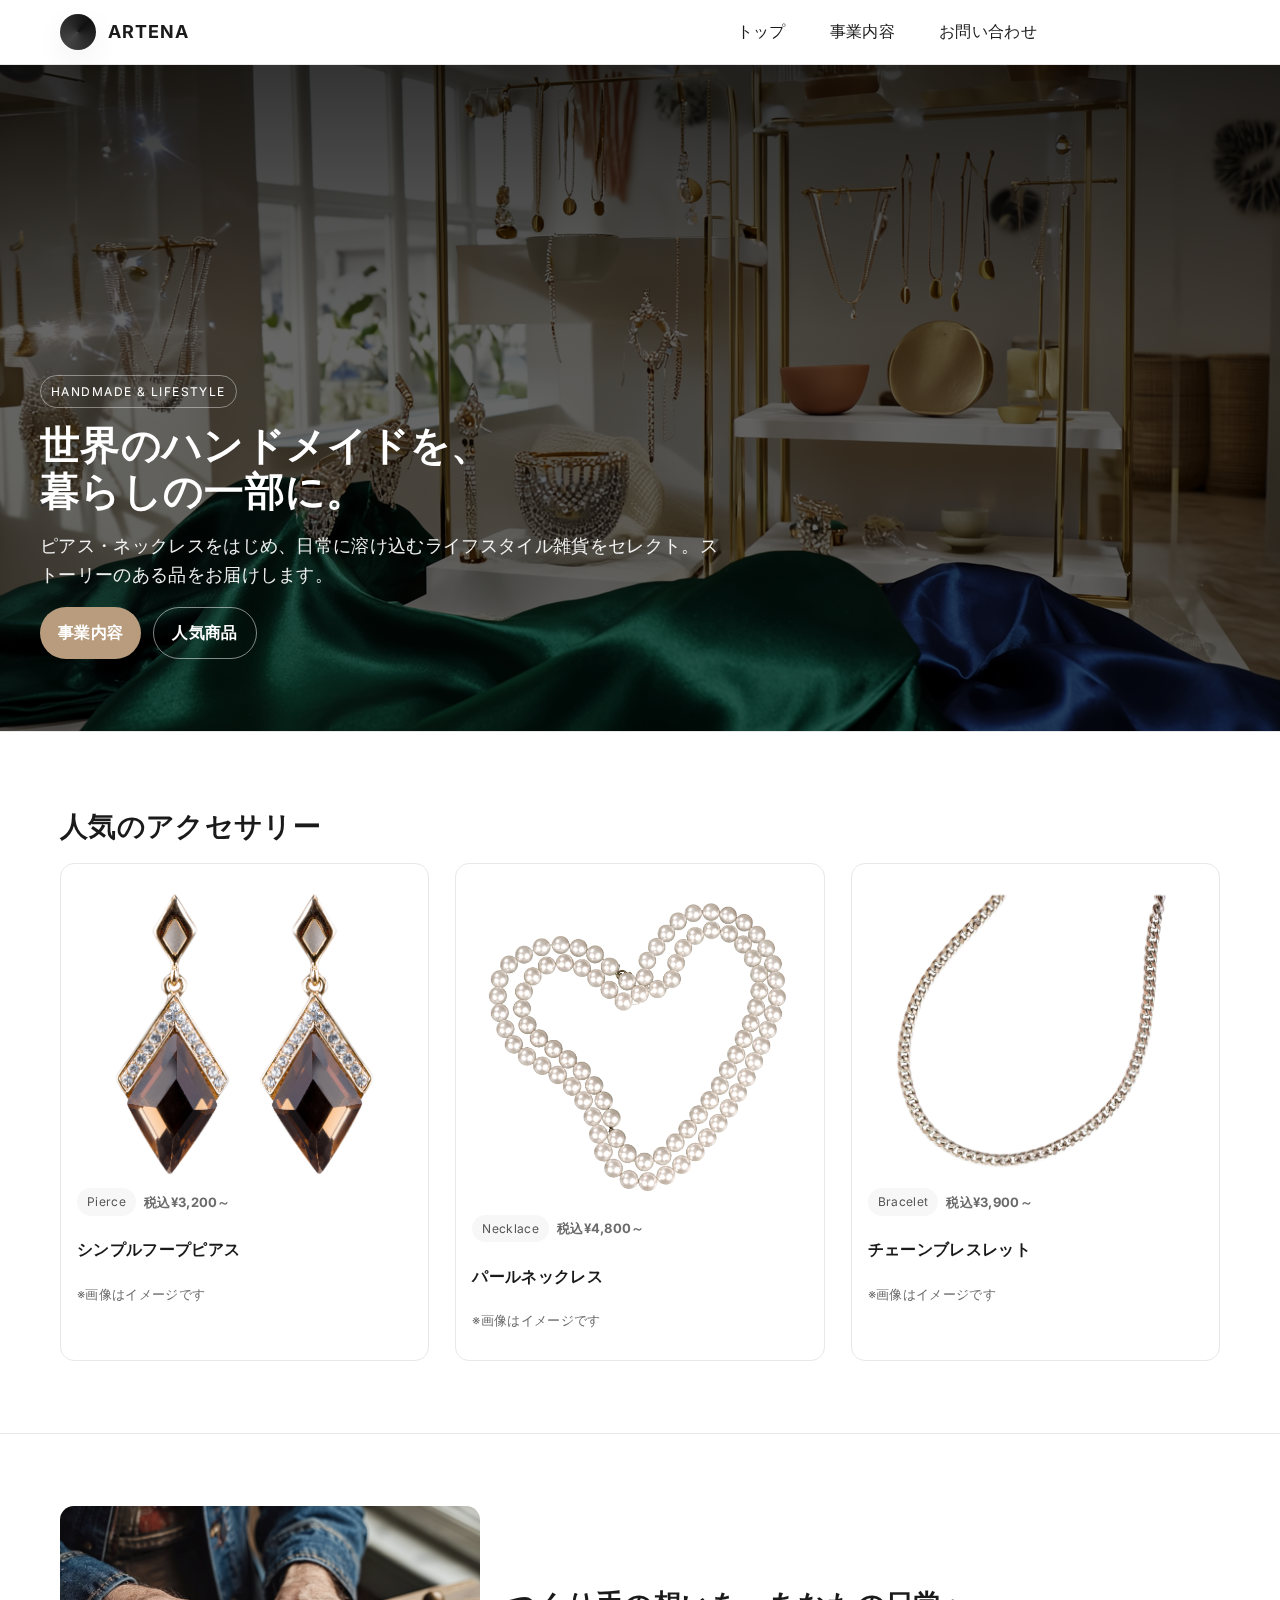
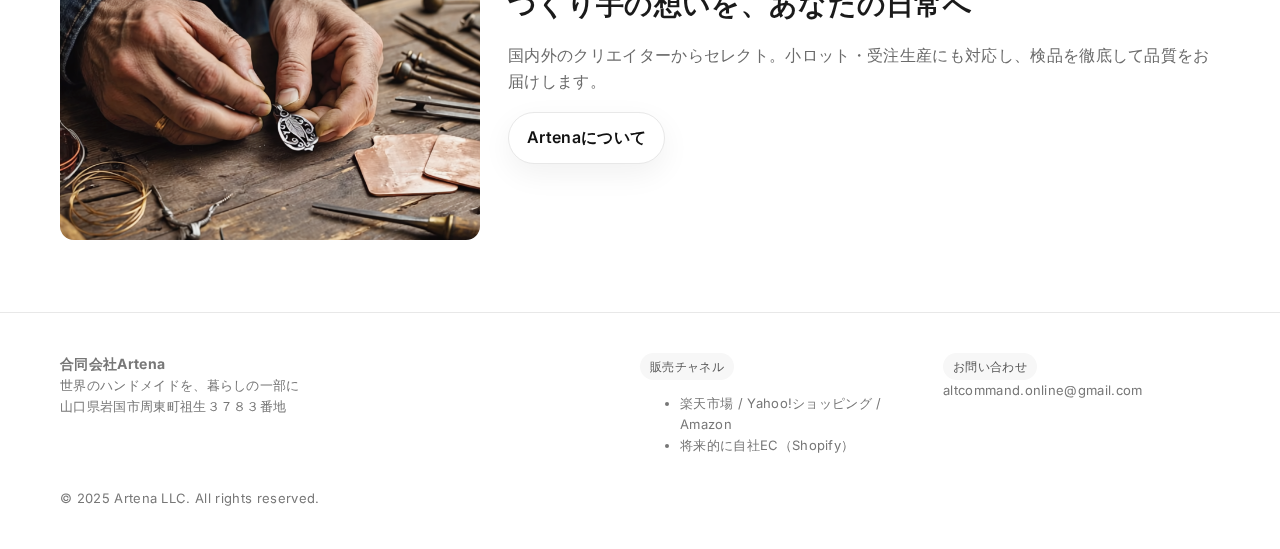
<file: index.html>
<!doctype html>
<html lang="ja">

<head>
	<meta charset="utf-8">
	<meta name="viewport" content="width=device-width, initial-scale=1">
	<title>Artena | 世界のハンドメイドを、暮らしの一部に</title>
	<link rel="preconnect" href="https://fonts.googleapis.com">
	<link rel="preconnect" href="https://fonts.gstatic.com" crossorigin>
	<link href="https://fonts.googleapis.com/css2?family=Inter:wght@400;600;800&display=swap" rel="stylesheet">
	<script>document.documentElement.classList.add('fx-enter');</script>
	<link rel="stylesheet" href="style.css">
	<meta name="description" content="国内外のハンドメイドアクセサリー・ライフスタイル雑貨をセレクト。Artena 公式サイト。">
	<!-- ▼ ファビコン設定 ▼ -->
	<link rel="icon" href="favicon.png" type="image/x-icon">
	<link rel="apple-touch-icon" href="assets/img/favicon.png">
</head>

<body data-hero="./assets/img/hero.png">
	<!-- Transition overlay -->
	<div id="page-fx" aria-hidden="true"></div>

	<header class="site-header">
		<div class="container header-bar">
			<a class="brand" href="index.html" aria-label="Artena Home">
				<span class="logo" aria-hidden="true"></span>
				<span class="brand-text">Artena</span>
			</a>

			<!-- モバイルメニュー（チェックボックス方式：JS不要） -->
			<input type="checkbox" id="nav-toggle" class="nav-toggle" aria-hidden="true">
			<label for="nav-toggle" class="hamburger" aria-label="メニューを開閉">
				<span></span><span></span><span></span>
			</label>

			<nav class="site-nav" aria-label="Main Navigation">
				<ul>
					<li><a href="index.html" class="nav-link">トップ</a></li>
					<li><a href="business.html" class="nav-link">事業内容</a></li>
					<li><a href="contact.html" class="nav-link">お問い合わせ</a></li>
				</ul>
			</nav>
		</div>
	</header>


	<section class="hero">
		<div class="inner container">
			<span class="kicker">Handmade & Lifestyle</span>
			<h2>世界のハンドメイドを、<br>暮らしの一部に。</h2>
			<p class="lead">ピアス・ネックレスをはじめ、日常に溶け込むライフスタイル雑貨をセレクト。ストーリーのある品をお届けします。</p>
			<div class="cta-row">
				<a class="btn primary" href="business.html">事業内容</a>
				<a class="btn ghost" href="#featured">人気商品</a>
			</div>
		</div>
	</section>

	<section id="featured" class="section">
		<div class="container">
			<h3>人気のアクセサリー</h3>
			
			<div class="grid cols-3">
				<article class="card">
					<img src="./assets/img/normalNeckless.png" alt="Product 1 placeholder">
					<div class="meta"><span class="badge">Pierce</span><span class="price">税込¥3,200～</span></div>
					<h4>シンプルフープピアス</h4>
					<p class="note">※画像はイメージです</p>
				</article>
				<article class="card">
					<img src="./assets/img/parlNeckless.png" alt="Product 2 placeholder">
					<div class="meta"><span class="badge">Necklace</span><span class="price">税込¥4,800～</span></div>
					<h4>パールネックレス</h4>
					<p class="note">※画像はイメージです</p>
				</article>
				<article class="card">
					<img src="./assets/img/chainNeckless.png" alt="Product 3 placeholder">
					<div class="meta"><span class="badge">Bracelet</span><span class="price">税込¥3,900～</span></div>
					<h4>チェーンブレスレット</h4>
					<p class="note">※画像はイメージです</p>
				</article>
			</div>
		</div>
	</section>

	<section class="section">
		<div class="container feature">
			<img src="./assets/img/srtifact.png" alt="アクセサリー カテゴリー画像">
			<div>
				<h3>つくり手の想いを、あなたの日常へ</h3>
				<p>国内外のクリエイターからセレクト。小ロット・受注生産にも対応し、検品を徹底して品質をお届けします。</p>
				<div class="cta-row">
					<a class="btn" href="business.html">Artenaについて</a>
				</div>
			</div>
		</div>
	</section>


	<footer class="footer">
		<div class="container cols">
			<div>
				<strong>合同会社Artena</strong>
				<div class="note">世界のハンドメイドを、暮らしの一部に</div>
				<div class="note">山口県岩国市周東町祖生３７８３番地</div>
			</div>
			<div>
				<div class="badge">販売チャネル</div>
				<ul class="note">
					<li>楽天市場 / Yahoo!ショッピング / Amazon</li>
					<li>将来的に自社EC（Shopify）</li>
				</ul>
			</div>
			<div>
				<div class="badge">お問い合わせ</div>
				<div class="note"><a href="mailto:info@example.com">altcommand.online@gmail.com</a></div>
			</div>
		</div>
		<div class="container" style="margin-top:20px">
			<div class="note">&copy; 2025 Artena LLC. All rights reserved.</div>
		</div>
	</footer>

	<script src="app.js"></script>
	<script src="transition.js"></script>

</body>

</html>
</file>
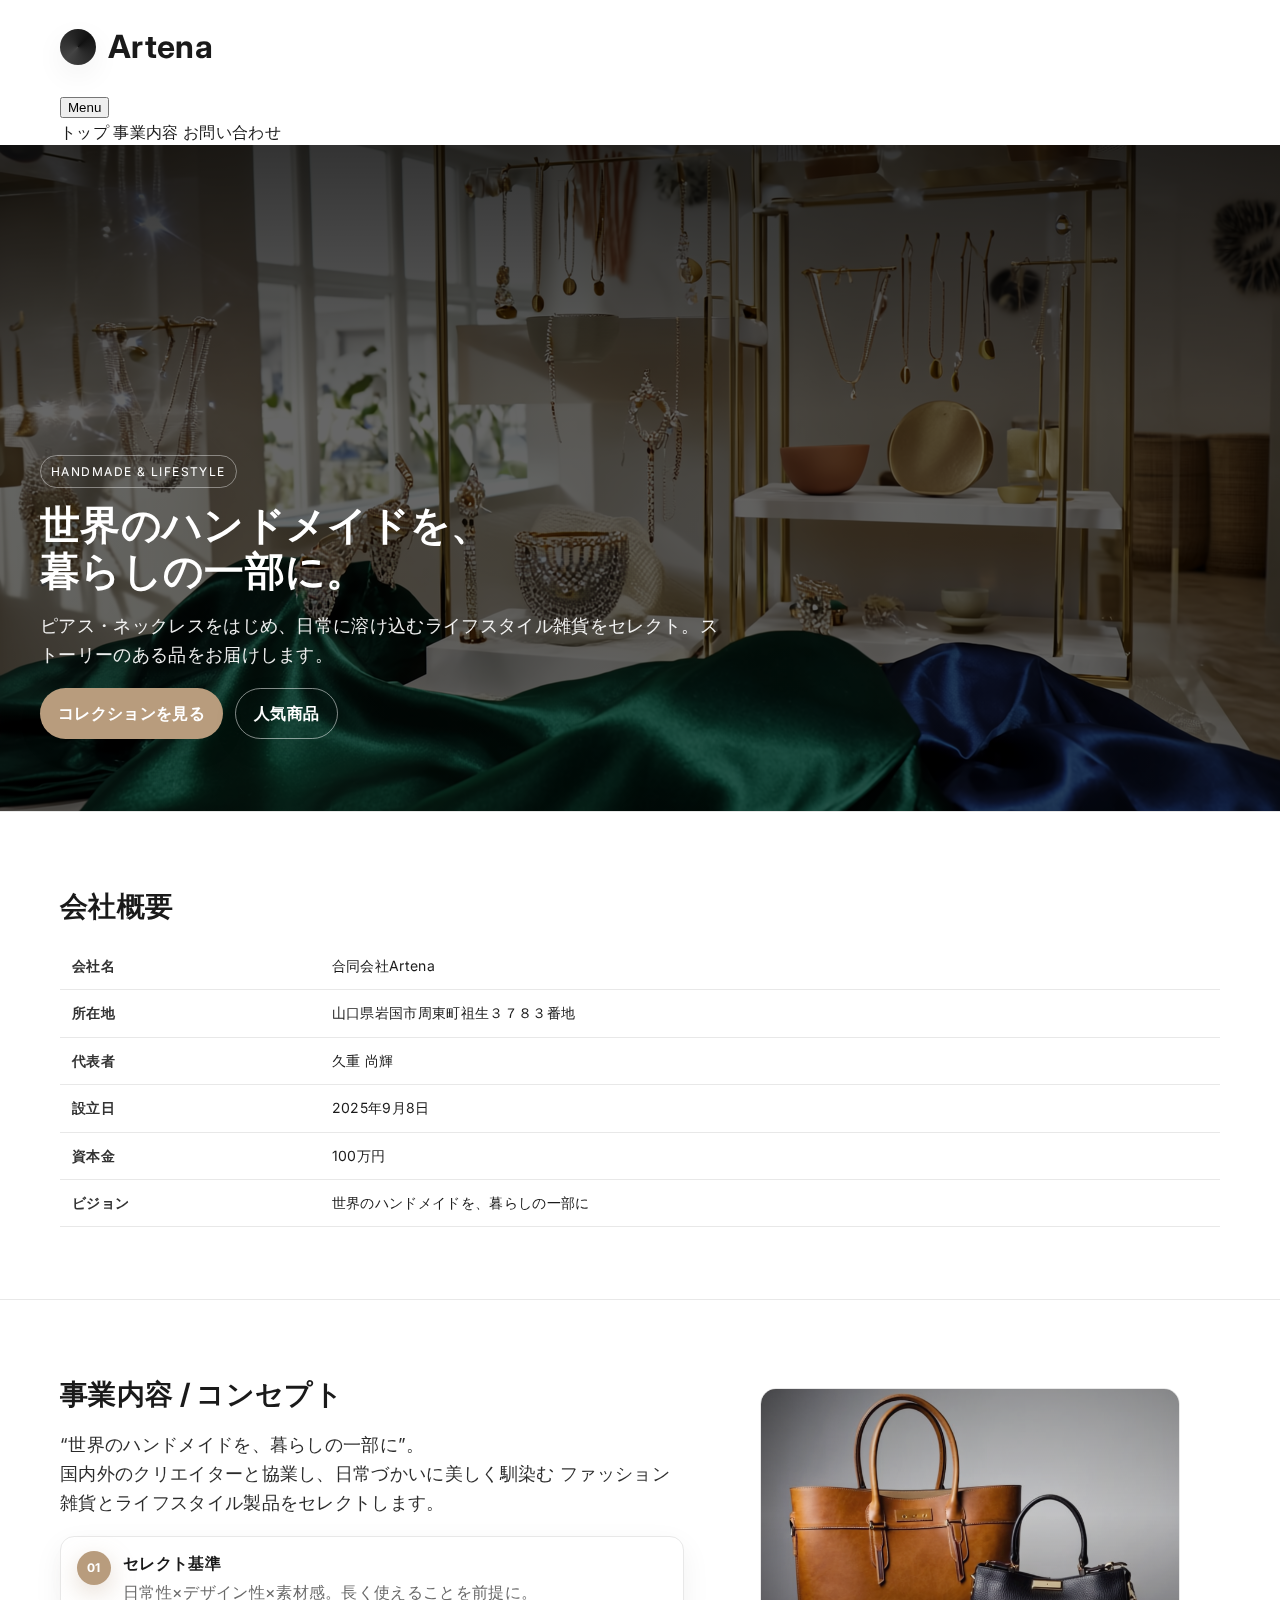
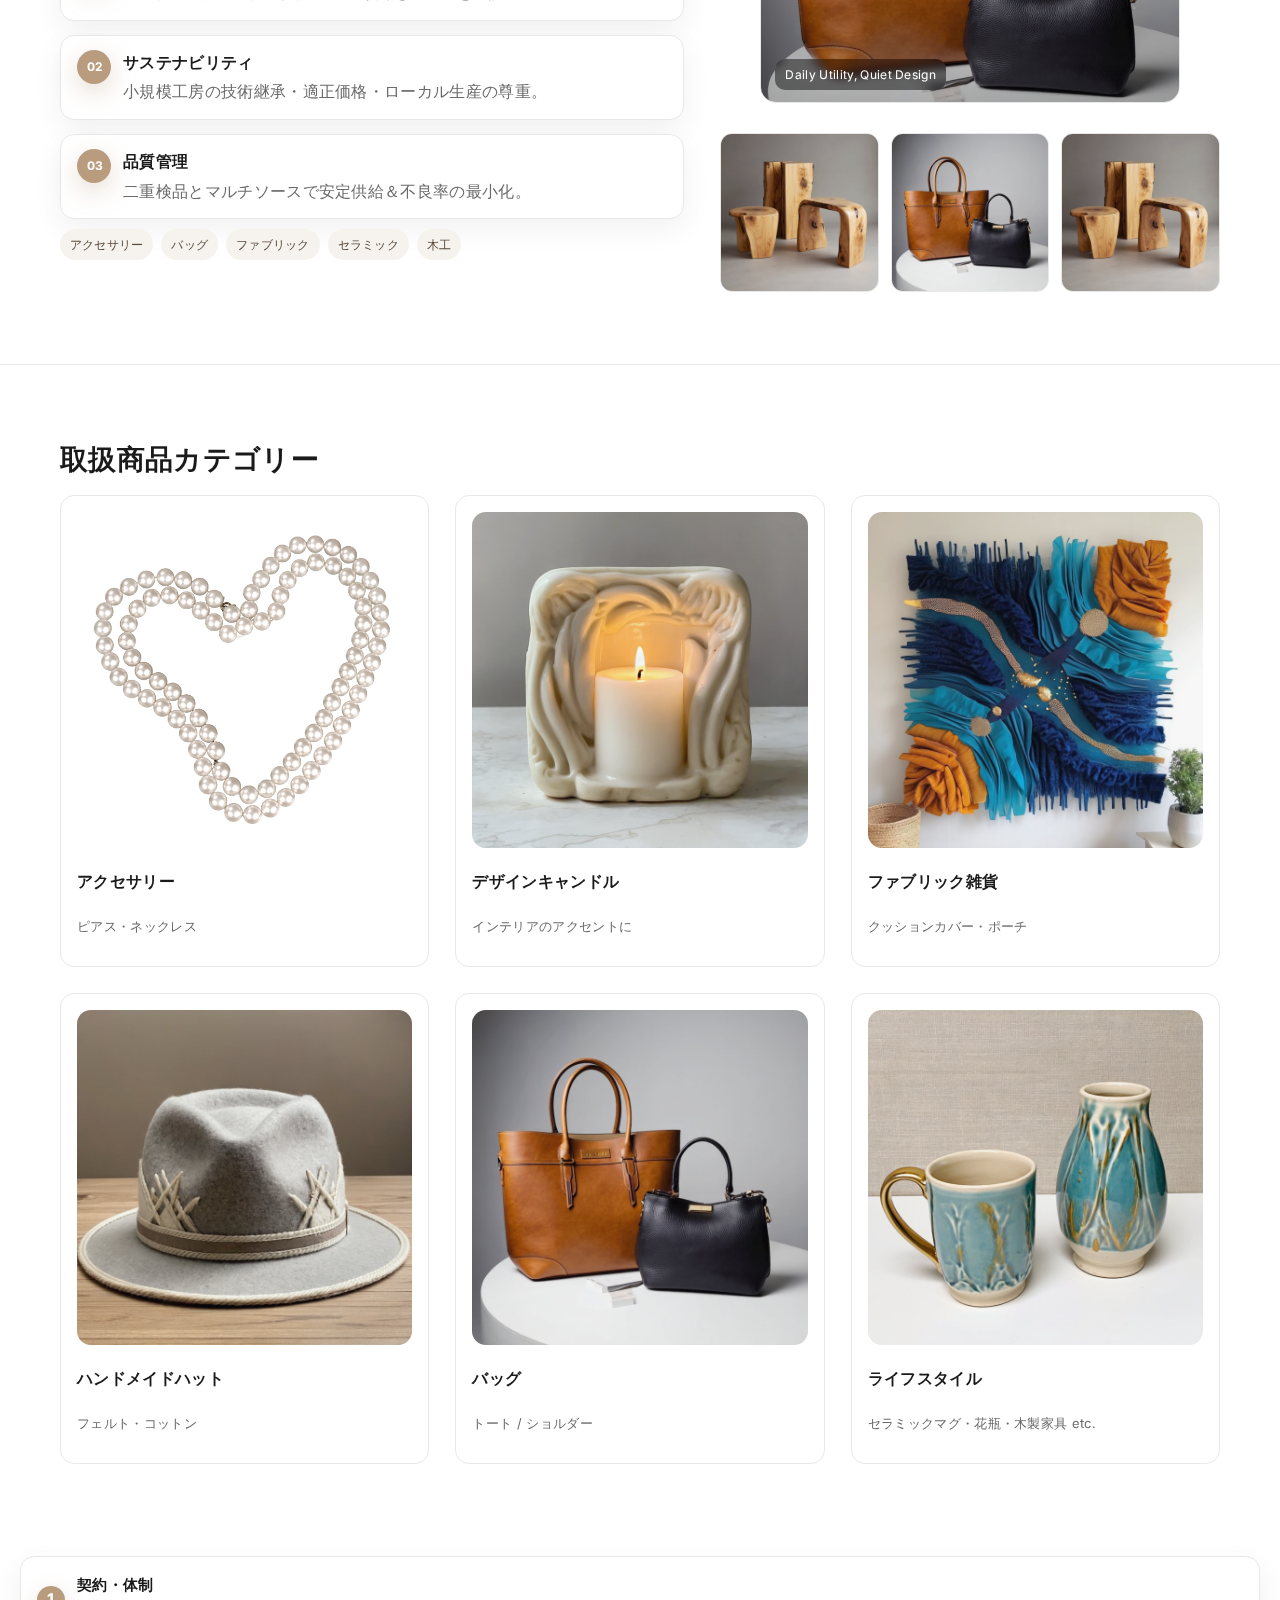
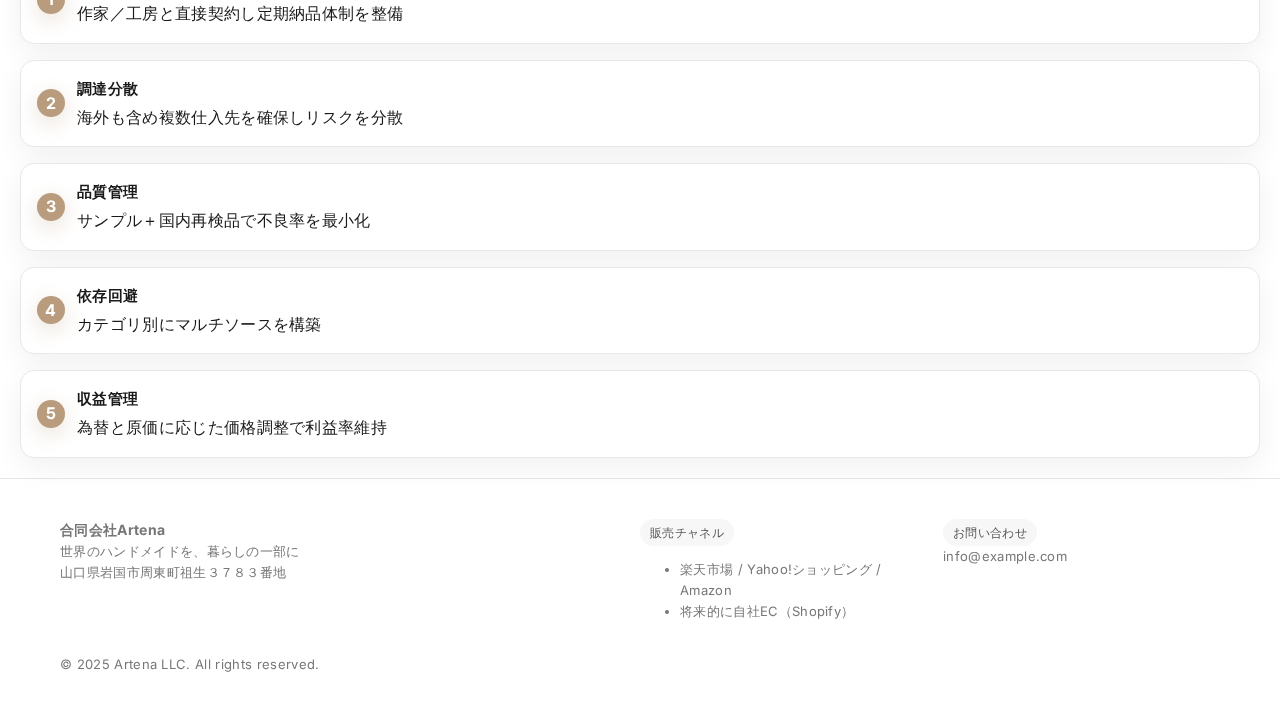
<file: business.html>
<!doctype html>
<html lang="ja">

<head>
	<meta charset="utf-8">
	<meta name="viewport" content="width=device-width, initial-scale=1">
	<title>事業内容 | Artena</title>
	<link rel="preconnect" href="https://fonts.googleapis.com">
	<link rel="preconnect" href="https://fonts.gstatic.com" crossorigin>
	<link href="https://fonts.googleapis.com/css2?family=Inter:wght@400;600;800&display=swap" rel="stylesheet">
	<link rel="stylesheet" href="style.css">
	<meta name="description" content="Artenaの事業内容、商品カテゴリー、仕入れ・品質方針をご紹介します。">
</head>

<body data-hero="./assets/img/hero.png">

	<header class="header">
		<div class="header-inner container">
			<a class="brand" href="index.html" aria-label="Artena Home">
				<span class="logo"></span>
				<h1>Artena</h1>
			</a>
			<button class="menu-btn" aria-label="Menu">Menu</button>
			<nav class="nav" aria-label="Main Navigation">
				<a href="index.html">トップ</a>
				<a href="business.html">事業内容</a>
				<a href="contact.html">お問い合わせ</a>
			</nav>
		</div>
	</header>
	<section class="hero">
		<div class="inner container">
			<span class="kicker">Handmade & Lifestyle</span>
			<h2>世界のハンドメイドを、<br>暮らしの一部に。</h2>
			<p class="lead">ピアス・ネックレスをはじめ、日常に溶け込むライフスタイル雑貨をセレクト。ストーリーのある品をお届けします。</p>
			<div class="cta-row">
				<a class="btn primary" href="business.html">コレクションを見る</a>
				<a class="btn ghost" href="#featured">人気商品</a>
			</div>
		</div>
	</section>

	<section class="section">
		<div class="container">
			<h3>会社概要</h3>
			<table class="table">
				<tr>
					<th>会社名</th>
					<td>合同会社Artena</td>
				</tr>
				<tr>
					<th>所在地</th>
					<td>山口県岩国市周東町祖生３７８３番地</td>
				</tr>
				<tr>
					<th>代表者</th>
					<td>久重 尚輝</td>
				</tr>
				<tr>
					<th>設立日</th>
					<td>2025年9月8日</td>
				</tr>
				<tr>
					<th>資本金</th>
					<td>100万円</td>
				</tr>
				<tr>
					<th>ビジョン</th>
					<td>世界のハンドメイドを、暮らしの一部に</td>
				</tr>
			</table>
		</div>
	</section>

	<section class="section concept">
		<div class="container concept-wrap">
			<div class="concept-intro">
				<h3>事業内容 / コンセプト</h3>
				<p class="lead">
					“世界のハンドメイドを、暮らしの一部に”。<br>
					国内外のクリエイターと協業し、日常づかいに美しく馴染む
					ファッション雑貨とライフスタイル製品をセレクトします。
				</p>

				<div class="pillars">
					<div class="pillar">
						<span class="badge num">01</span>
						<div>
							<h4>セレクト基準</h4>
							<p>日常性×デザイン性×素材感。長く使えることを前提に。</p>
						</div>
					</div>
					<div class="pillar">
						<span class="badge num">02</span>
						<div>
							<h4>サステナビリティ</h4>
							<p>小規模工房の技術継承・適正価格・ローカル生産の尊重。</p>
						</div>
					</div>
					<div class="pillar">
						<span class="badge num">03</span>
						<div>
							<h4>品質管理</h4>
							<p>二重検品とマルチソースで安定供給＆不良率の最小化。</p>
						</div>
					</div>
				</div>

				<div class="concept-tags">
					<span class="chip">アクセサリー</span>
					<span class="chip">バッグ</span>
					<span class="chip">ファブリック</span>
					<span class="chip">セラミック</span>
					<span class="chip">木工</span>
				</div>
			</div>

			<aside class="concept-visual">
				<!-- 大きめ1枚 + 小さめ3枚のモザイク。比率固定&自動トリミング -->
				<figure class="hero-thumb">
					<img src="./assets/img/bag.png" alt="バッグ カテゴリー画像">
					<figcaption>Daily Utility, Quiet Design</figcaption>
				</figure>
				<div class="thumb-grid">
					<img src="./assets/img/wood.png" alt="木製小物・家具" class="thumb">
					<img src="./assets/img/bag.png" alt="バッグ" class="thumb">
					<img src="./assets/img/wood.png" alt="インテリア雑貨" class="thumb">
				</div>
			</aside>
		</div>
	</section>

	<section class="section">
		<div class="container">
			<h3>取扱商品カテゴリー</h3>
			<div class="grid cols-3">
				<article class="card"><img src="./assets/img/parlNeckless.png" alt="アクセサリー">
					<h4>アクセサリー</h4>
					<p class="note">ピアス・ネックレス</p>
				</article>
				<article class="card"><img src="./assets/img/cabdle.png" alt="デザインキャンドル">
					<h4>デザインキャンドル</h4>
					<p class="note">インテリアのアクセントに</p>
				</article>
				<article class="card"><img src="./assets/img/branquet.png" alt="ファブリック雑貨">
					<h4>ファブリック雑貨</h4>
					<p class="note">クッションカバー・ポーチ</p>
				</article>
				<article class="card"><img src="./assets/img/hat.png" alt="ハンドメイドハット">
					<h4>ハンドメイドハット</h4>
					<p class="note">フェルト・コットン</p>
				</article>
				<article class="card"><img src="./assets/img/bag.png" alt="バッグ">
					<h4>バッグ</h4>
					<p class="note">トート / ショルダー</p>
				</article>
				<article class="card"><img src="./assets/img/cup.png" alt="マグ・花瓶・家具">
					<h4>ライフスタイル</h4>
					<p class="note">セラミックマグ・花瓶・木製家具 etc.</p>
				</article>
			</div>
		</div>
	</section>

	<ol class="policy-steps">
		<li><strong>契約・体制</strong> 作家／工房と直接契約し定期納品体制を整備</li>
		<li><strong>調達分散</strong> 海外も含め複数仕入先を確保しリスクを分散</li>
		<li><strong>品質管理</strong> サンプル＋国内再検品で不良率を最小化</li>
		<li><strong>依存回避</strong> カテゴリ別にマルチソースを構築</li>
		<li><strong>収益管理</strong> 為替と原価に応じた価格調整で利益率維持</li>
	</ol>


	<footer class="footer">
		<div class="container cols">
			<div>
				<strong>合同会社Artena</strong>
				<div class="note">世界のハンドメイドを、暮らしの一部に</div>
				<div class="note">山口県岩国市周東町祖生３７８３番地</div>
			</div>
			<div>
				<div class="badge">販売チャネル</div>
				<ul class="note">
					<li>楽天市場 / Yahoo!ショッピング / Amazon</li>
					<li>将来的に自社EC（Shopify）</li>
				</ul>
			</div>
			<div>
				<div class="badge">お問い合わせ</div>
				<div class="note"><a href="mailto:info@example.com">info@example.com</a></div>
			</div>
		</div>
		<div class="container" style="margin-top:20px">
			<div class="note">&copy; 2025 Artena LLC. All rights reserved.</div>
		</div>
	</footer>

	<script src="app.js"></script>
</body data-hero="./assets/img/hero.png">

</html>
</file>
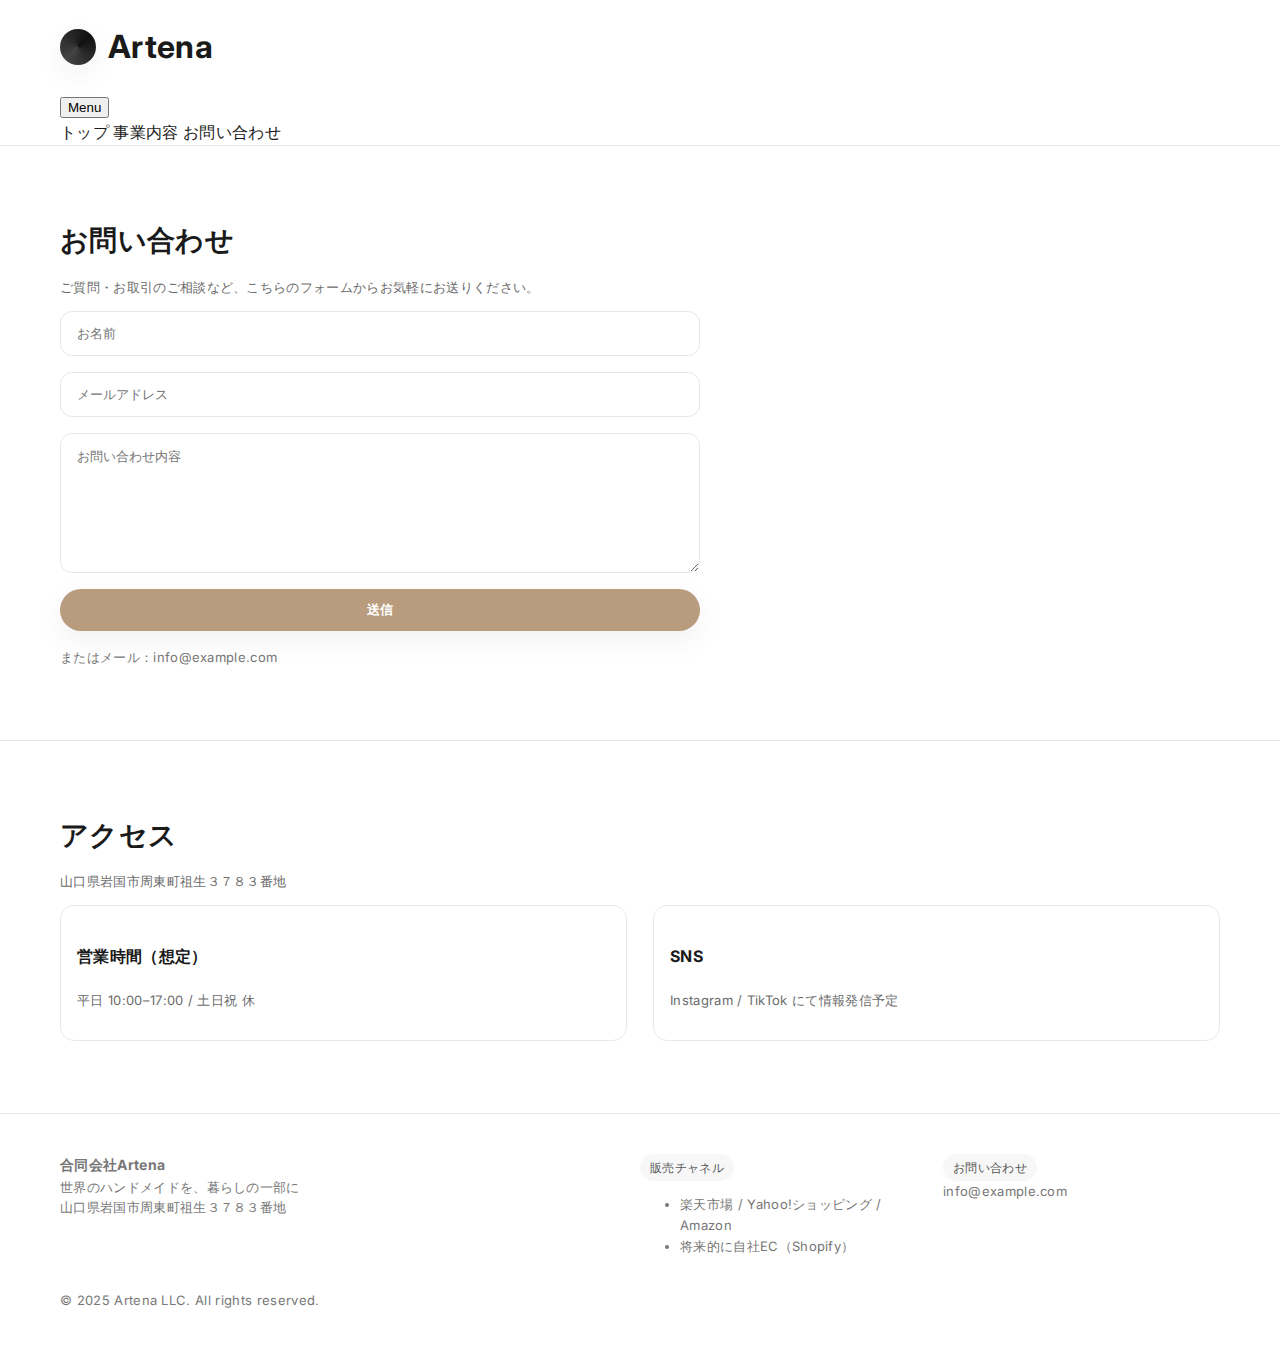
<file: contact.html>
<!doctype html>
<html lang="ja">

<head>
	<meta charset="utf-8">
	<meta name="viewport" content="width=device-width, initial-scale=1">
	<title>お問い合わせ | Artena</title>
	<link rel="preconnect" href="https://fonts.googleapis.com">
	<link rel="preconnect" href="https://fonts.gstatic.com" crossorigin>
	<link href="https://fonts.googleapis.com/css2?family=Inter:wght@400;600;800&display=swap" rel="stylesheet">
	<link rel="stylesheet" href="style.css">
	<meta name="description" content="Artenaへのお問い合わせ。メールフォーム・連絡先情報。">
</head>

<body>

	<header class="header">
		<div class="header-inner container">
			<a class="brand" href="index.html" aria-label="Artena Home">
				<span class="logo"></span>
				<h1>Artena</h1>
			</a>
			<button class="menu-btn" aria-label="Menu">Menu</button>
			<nav class="nav" aria-label="Main Navigation">
				<a href="index.html">トップ</a>
				<a href="business.html">事業内容</a>
				<a href="contact.html">お問い合わせ</a>
			</nav>
		</div>
	</header>


	<section class="section">
		<div class="container">
			<h3>お問い合わせ</h3>
			<p class="note">ご質問・お取引のご相談など、こちらのフォームからお気軽にお送りください。</p>
			<form class="form" name="contact" method="post" action="#"
				onsubmit="alert('送信テスト：バックエンド未接続のためデモ送信です。'); return false;">
				<input class="input" type="text" name="name" placeholder="お名前" required>
				<input class="input" type="email" name="email" placeholder="メールアドレス" required>
				<textarea class="textarea" name="message" placeholder="お問い合わせ内容" required></textarea>
				<button class="btn primary" type="submit">送信</button>
				<div class="note">またはメール：<a href="mailto:info@example.com">info@example.com</a></div>
			</form>
		</div>
	</section>

	<section class="section">
		<div class="container">
			<h3>アクセス</h3>
			<p class="note">山口県岩国市周東町祖生３７８３番地</p>
			<div class="grid cols-2">
				<div class="card">
					<h4>営業時間（想定）</h4>
					<p class="note">平日 10:00–17:00 / 土日祝 休</p>
				</div>
				<div class="card">
					<h4>SNS</h4>
					<p class="note">Instagram / TikTok にて情報発信予定</p>
				</div>
			</div>
		</div>
	</section>


	<footer class="footer">
		<div class="container cols">
			<div>
				<strong>合同会社Artena</strong>
				<div class="note">世界のハンドメイドを、暮らしの一部に</div>
				<div class="note">山口県岩国市周東町祖生３７８３番地</div>
			</div>
			<div>
				<div class="badge">販売チャネル</div>
				<ul class="note">
					<li>楽天市場 / Yahoo!ショッピング / Amazon</li>
					<li>将来的に自社EC（Shopify）</li>
				</ul>
			</div>
			<div>
				<div class="badge">お問い合わせ</div>
				<div class="note"><a href="mailto:info@example.com">info@example.com</a></div>
			</div>
		</div>
		<div class="container" style="margin-top:20px">
			<div class="note">&copy; 2025 Artena LLC. All rights reserved.</div>
		</div>
	</footer>

	<script src="app.js"></script>
</body>

</html>
</file>
<file: style.css>
/* ------------------------------
   Artena Minimal Chic Theme
   - Modern, clean, fashion-forward
   - Easy to customize with CSS variables
--------------------------------- */
:root {
	--bg: #ffffff;
	--text: #1a1a1a;
	--muted: #6b6b6b;
	--line: #e8e8e8;
	--brand: #111;
	--accent: #b89c7d;
	/* warm champagne */
	--radius: 14px;
	--max: 1200px;
	--hero-img: url('./assets/img/hero.png');
	/* change to your image path */
	--shadow: 0 10px 30px rgba(0, 0, 0, .06);
}

* {
	box-sizing: border-box
}

html,
body {
	margin: 0;
	padding: 0
}

body {
	background: var(--bg);
	color: var(--text);
	font: 16px/1.6 "Inter", system-ui, -apple-system, "Segoe UI", Roboto, "Helvetica Neue", Arial;
	letter-spacing: .02em;
}

a {
	color: inherit;
	text-decoration: none
}

img {
	display: block;
	max-width: 100%;
	height: auto;
	border-radius: var(--radius)
}

.container {
	width: 100%;
	max-width: var(--max);
	margin-inline: auto;
	padding: 0 20px
}

/* ===== Responsive Header (no-JS) ===== */
:root {
	--header-h: 64px;
	--header-bg: rgba(255, 255, 255, .86);
	--header-line: var(--line, #e8e8e8);
	--header-shadow: 0 6px 24px rgba(0, 0, 0, .06);
}

.site-header {
	position: sticky;
	top: 0;
	z-index: 1000;
	backdrop-filter: saturate(180%) blur(8px);
	background: var(--header-bg);
	border-bottom: 1px solid var(--header-line);
}

.header-bar {
	display: grid;
	grid-template-columns: auto 1fr auto;
	align-items: center;
	gap: 170px;
	min-height: var(--header-h);
}

.brand {
	display: flex;
	align-items: center;
	gap: 12px;
	text-decoration: none;
	color: inherit;
}

.brand .logo {
	width: 36px;
	height: 36px;
	border-radius: 50%;
	background: conic-gradient(from 45deg, #111, #444, #111);
	box-shadow: var(--shadow, 0 10px 30px rgba(0, 0, 0, .06));
}

.brand-text {
	font-size: 18px;
	letter-spacing: .06em;
	text-transform: uppercase;
	font-weight: 700;
}

/* ナビ */
.site-nav ul {
	display: flex;
	gap: 18px;
	align-items: center;
	margin: 0;
	padding: 0;
	list-style: none;
}

.site-nav a.nav-link {
	display: inline-flex;
	align-items: center;
	padding: 10px 12px;
	border-radius: 10px;
	text-decoration: none;
	color: inherit;
	border: 1px solid transparent;
}

.site-nav a.nav-link:hover {
	background: #f6f6f6;
	border-color: #f0f0f0
}

.site-nav a.nav-link:focus-visible {
	outline: 2px solid #d9c9b3;
	outline-offset: 2px;
	border-color: #d9c9b3;
}

/* ハンバーガー */
.nav-toggle {
	display: none;
}

.hamburger {
	display: none;
	width: 40px;
	height: 40px;
	border-radius: 10px;
	border: 1px solid var(--header-line);
	background: #fff;
	cursor: pointer;
	align-items: center;
	justify-content: center;
	position: relative;
}

.hamburger span {
	position: absolute;
	width: 20px;
	height: 2px;
	background: #111;
	transition: .25s;
}

.hamburger span:nth-child(1) {
	transform: translateY(-6px)
}

.hamburger span:nth-child(2) {
	transform: translateY(0)
}

.hamburger span:nth-child(3) {
	transform: translateY(6px)
}

/* ====== モバイル（≤ 860px） ====== */
@media (max-width: 860px) {
	.header-bar {
		grid-template-columns: auto auto 1fr;
	}

	.hamburger {
		display: flex;
	}

	.site-nav {
		position: fixed;
		left: 0;
		right: 0;
		top: calc(var(--header-h) - 1px);
		background: #fff;
		border-bottom: 1px solid var(--header-line);
		box-shadow: var(--header-shadow);
		transform: translateY(-120%);
		opacity: 0;
		pointer-events: none;
		transition: transform .28s cubic-bezier(.2, .7, .2, 1), opacity .28s;
	}

	.site-nav ul {
		flex-direction: column;
		align-items: stretch;
		gap: 0;
		padding: 8px;
	}

	.site-nav li {
		border-radius: 12px;
		overflow: hidden;
	}

	.site-nav a.nav-link {
		padding: 14px 16px;
		border-radius: 12px;
	}

	/* 開閉（checkboxハック） */
	.nav-toggle:checked~.site-nav {
		transform: translateY(0);
		opacity: 1;
		pointer-events: auto;
	}

	/* Xアニメーション */
	.nav-toggle:checked+.hamburger span:nth-child(1) {
		transform: rotate(45deg);
	}

	.nav-toggle:checked+.hamburger span:nth-child(2) {
		opacity: 0;
	}

	.nav-toggle:checked+.hamburger span:nth-child(3) {
		transform: rotate(-45deg);
	}
}

/* ====== タブレット/PC（> 860px） ====== */
@media (min-width: 861px) {
	.site-nav {
		justify-self: end;
	}
}

/* 小さい端末でのはみ出し対策（長い英単語等） */
.site-header,
.site-nav a {
	word-break: keep-all;
}

/* スクロール時の微妙な揺れ対策（iOSのスナップ） */
@supports (height: 100svh) {
	.site-header {
		position: sticky;
		top: 0;
	}
}

.hero {
	min-height: 74vh;
	display: grid;
	align-items: end;
	position: relative;
	overflow: hidden;
	background: linear-gradient(180deg, rgba(0, 0, 0, .55), rgba(0, 0, 0, .25) 40%),
		var(--hero-img) center/cover no-repeat, #000;
	color: #fff;
}

.hero .inner {
	padding: 10vh 0 8vh
}

.kicker {
	display: inline-block;
	padding: 6px 10px;
	border: 1px solid rgba(255, 255, 255, .4);
	border-radius: 999px;
	font-size: 12px;
	letter-spacing: .12em;
	text-transform: uppercase
}

h2 {
	font-size: 40px;
	line-height: 1.15;
	margin: 14px 0 12px;

}

p.lead {
	font-size: 18px;
	opacity: .92;
	max-width: 680px
}

.cta-row {
	display: flex;
	gap: 12px;
	margin-top: 18px
}

.btn {
	display: inline-flex;
	align-items: center;
	justify-content: center;
	gap: 8px;
	border-radius: 999px;
	padding: 12px 18px;
	box-shadow: var(--shadow);
	border: 1px solid var(--line);
	background: #fff;
	color: #111;
	font-weight: 600
}

.btn.primary {
	background: var(--accent);
	color: #fff;
	border: none
}

.btn.ghost {
	background: transparent;
	color: #fff;
	border: 1px solid rgba(255, 255, 255, .5)
}

.section {
	padding: 72px 0;
	border-top: 1px solid var(--line)
}

.section h3 {
	font-size: 28px;
	margin: 0 0 14px
}

.section p {
	color: var(--muted)
}

.grid {
	display: grid;
	gap: 26px
}

.grid.cols-3 {
	grid-template-columns: repeat(3, 1fr)
}

.grid.cols-2 {
	grid-template-columns: repeat(2, 1fr)
}

@media (max-width:900px) {
	.grid.cols-3 {
		grid-template-columns: 1fr 1fr
	}

	.hero .inner {
		padding: 5vh 1vh 20vh
	}
}

@media (max-width:640px) {

	.grid.cols-3,
	.grid.cols-2 {
		grid-template-columns: 1fr
	}
}

.card {
	padding: 16px;
	border: 1px solid var(--line);
	border-radius: var(--radius);
	background: #fff
}

.card .meta {
	display: flex;
	align-items: center;
	gap: 8px;
	color: var(--muted);
	font-size: 13px
}

.price {
	font-weight: 700;
}

.feature {
	display: grid;
	gap: 28px;
	grid-template-columns: 420px 1fr;
	align-items: center;
}

@media (max-width:960px) {
	.feature {
		grid-template-columns: 1fr
	}
}

.footer {
	padding: 40px 0;
	border-top: 1px solid var(--line);
	color: #777;
	font-size: 14px
}

.footer .cols {
	display: grid;
	gap: 26px;
	grid-template-columns: 2fr 1fr 1fr
}

@media (max-width:900px) {
	.footer .cols {
		grid-template-columns: 1fr 1fr
	}
}

@media (max-width:600px) {
	.footer .cols {
		grid-template-columns: 1fr
	}
}

.badge {
	display: inline-block;
	padding: 4px 10px;
	border-radius: 999px;
	background: #f7f7f7;
	color: #555;
	font-size: 12px
}

.form {
	display: grid;
	gap: 16px;
	max-width: 640px
}

.input,
.textarea {
	width: 100%;
	padding: 14px 16px;
	border-radius: 12px;
	border: 1px solid var(--line);
	background: #fff;
}

.textarea {
	min-height: 140px;
	resize: vertical
}

input:focus,
textarea:focus {
	outline: 2px solid #e9dfd2;
	border-color: #e9dfd2
}

.table {
	width: 100%;
	border-collapse: collapse;
	font-size: 14px
}

.table th,
.table td {
	padding: 12px;
	border-bottom: 1px solid var(--line);
	text-align: left
}

.table th {
	font-weight: 600;
	color: #333
}

.note {
	font-size: 13px;
	color: #777
}

:target {
	scroll-margin-top: 100px
}



/*仕入れ方法セクションのデザイン*/
.policy-steps {
	counter-reset: step;
	list-style: none;
	padding: 20px;
	margin: auto;
	display: grid;
	gap: 16px
}

.policy-steps li {
	position: relative;
	padding: 16px 16px 16px 56px;
	border: 1px solid var(--line);
	border-radius: 14px;
	background: #fff;
	box-shadow: var(--shadow);
}

.policy-steps li::before {
	counter-increment: step;
	content: counter(step);
	position: absolute;
	left: 16px;
	top: 50%;
	transform: translateY(-50%);
	width: 28px;
	height: 28px;
	display: grid;
	place-items: center;
	border-radius: 999px;
	background: var(--accent);
	color: #fff;
	font-weight: 700;
	box-shadow: 0 6px 20px rgba(184, 156, 125, .3);
}

.policy-steps li strong {
	display: block;
	margin-bottom: 4px;
	font-size: 15px
}

.policy-steps li:hover {
	transform: translateY(-1px);
	transition: .25s
}


/*コンセプトセクション*/
/* — Concept Section — */
.concept-wrap {
	display: grid;
	gap: 36px;
	align-items: start;
	grid-template-columns: 1.25fr 1fr;
	/* テキストを少し広めに */
}

@media(max-width:980px) {
	.concept-wrap {
		grid-template-columns: 1fr;
	}
}

.concept-intro .lead {
	margin: 8px 0 18px;
	max-width: 60ch;
	color: var(--text);
}

.pillars {
	display: grid;
	gap: 14px;
	margin: 18px 0 8px;
}

.pillar {
	display: flex;
	gap: 12px;
	align-items: flex-start;
	border: 1px solid var(--line);
	border-radius: 14px;
	background: #fff;
	padding: 14px 16px;
	box-shadow: var(--shadow);
}

.pillar h4 {
	margin: 0 0 4px;
	font-size: 16px;
}

.pillar p {
	margin: 0;
	color: var(--muted);
}

.badge.num {
	display: inline-grid;
	place-items: center;
	width: 34px;
	height: 34px;
	border-radius: 999px;
	background: var(--accent);
	color: #fff;
	font-weight: 700;
	box-shadow: 0 8px 24px rgba(184, 156, 125, .35);
}

.concept-tags {
	display: flex;
	flex-wrap: wrap;
	gap: 8px;
	margin-top: 10px;
}

.chip {
	display: inline-block;
	padding: 6px 10px;
	border-radius: 999px;
	background: #f6f3ef;
	color: #5a4b3a;
	font-size: 12px;
	letter-spacing: .02em;
}

/* — Visual Side — */
.concept-visual {
	display: grid;
	gap: 14px;
}

.hero-thumb {
	position: relative;
	overflow: hidden;
	border-radius: 16px;
	border: 1px solid var(--line);
	aspect-ratio: 4 / 3;
	background: #f7f7f7;
}

.hero-thumb img {
	width: 100%;
	height: 100%;
	object-fit: cover;
	display: block;
	transform: scale(1.02);
	transition: transform .5s ease;
}

.hero-thumb::after {
	content: "";
	position: absolute;
	inset: 0;
	background: linear-gradient(180deg, rgba(0, 0, 0, .22), rgba(0, 0, 0, 0) 40%, rgba(0, 0, 0, .28));
}

.hero-thumb figcaption {
	position: absolute;
	left: 14px;
	bottom: 12px;
	z-index: 2;
	padding: 6px 10px;
	border-radius: 10px;
	font-size: 12px;
	color: #fff;
	background: rgba(0, 0, 0, .45);
	backdrop-filter: saturate(140%) blur(4px);
}

.hero-thumb:hover img {
	transform: scale(1.06);
}

.thumb-grid {
	display: grid;
	gap: 12px;
	grid-template-columns: repeat(3, 1fr);
}

.thumb {
	width: 100%;
	aspect-ratio: 1/1;
	object-fit: cover;
	border-radius: 12px;
	border: 1px solid var(--line);
	background: #fafafa;
	display: block;
	transition: transform .3s ease, box-shadow .3s ease;
}

.thumb:hover {
	transform: translateY(-2px);
	box-shadow: 0 14px 30px rgba(0, 0, 0, .08);
}


/* ---- Page Transition ---- */
:root {
	--fx-bg: #111;
	--fx-dur: 280ms;
	--fx-ease: cubic-bezier(.2, .7, .2, 1);
}

@media (prefers-reduced-motion: reduce) {
	:root {
		--fx-dur: 0ms
	}
}

/* 入場フェードイン */
body {
	opacity: 1;
	transition: opacity var(--fx-dur) var(--fx-ease);
}

html.fx-enter body {
	opacity: 0;
}

/* 退場ベール */
#page-fx {
	position: fixed;
	inset: 0;
	z-index: 9999;
	background: var(--fx-bg);
	opacity: 0;
	pointer-events: none;
	transition: opacity var(--fx-dur) var(--fx-ease);
}

html.fx-exit #page-fx {
	opacity: 1;
	pointer-events: auto;
}
</file>
